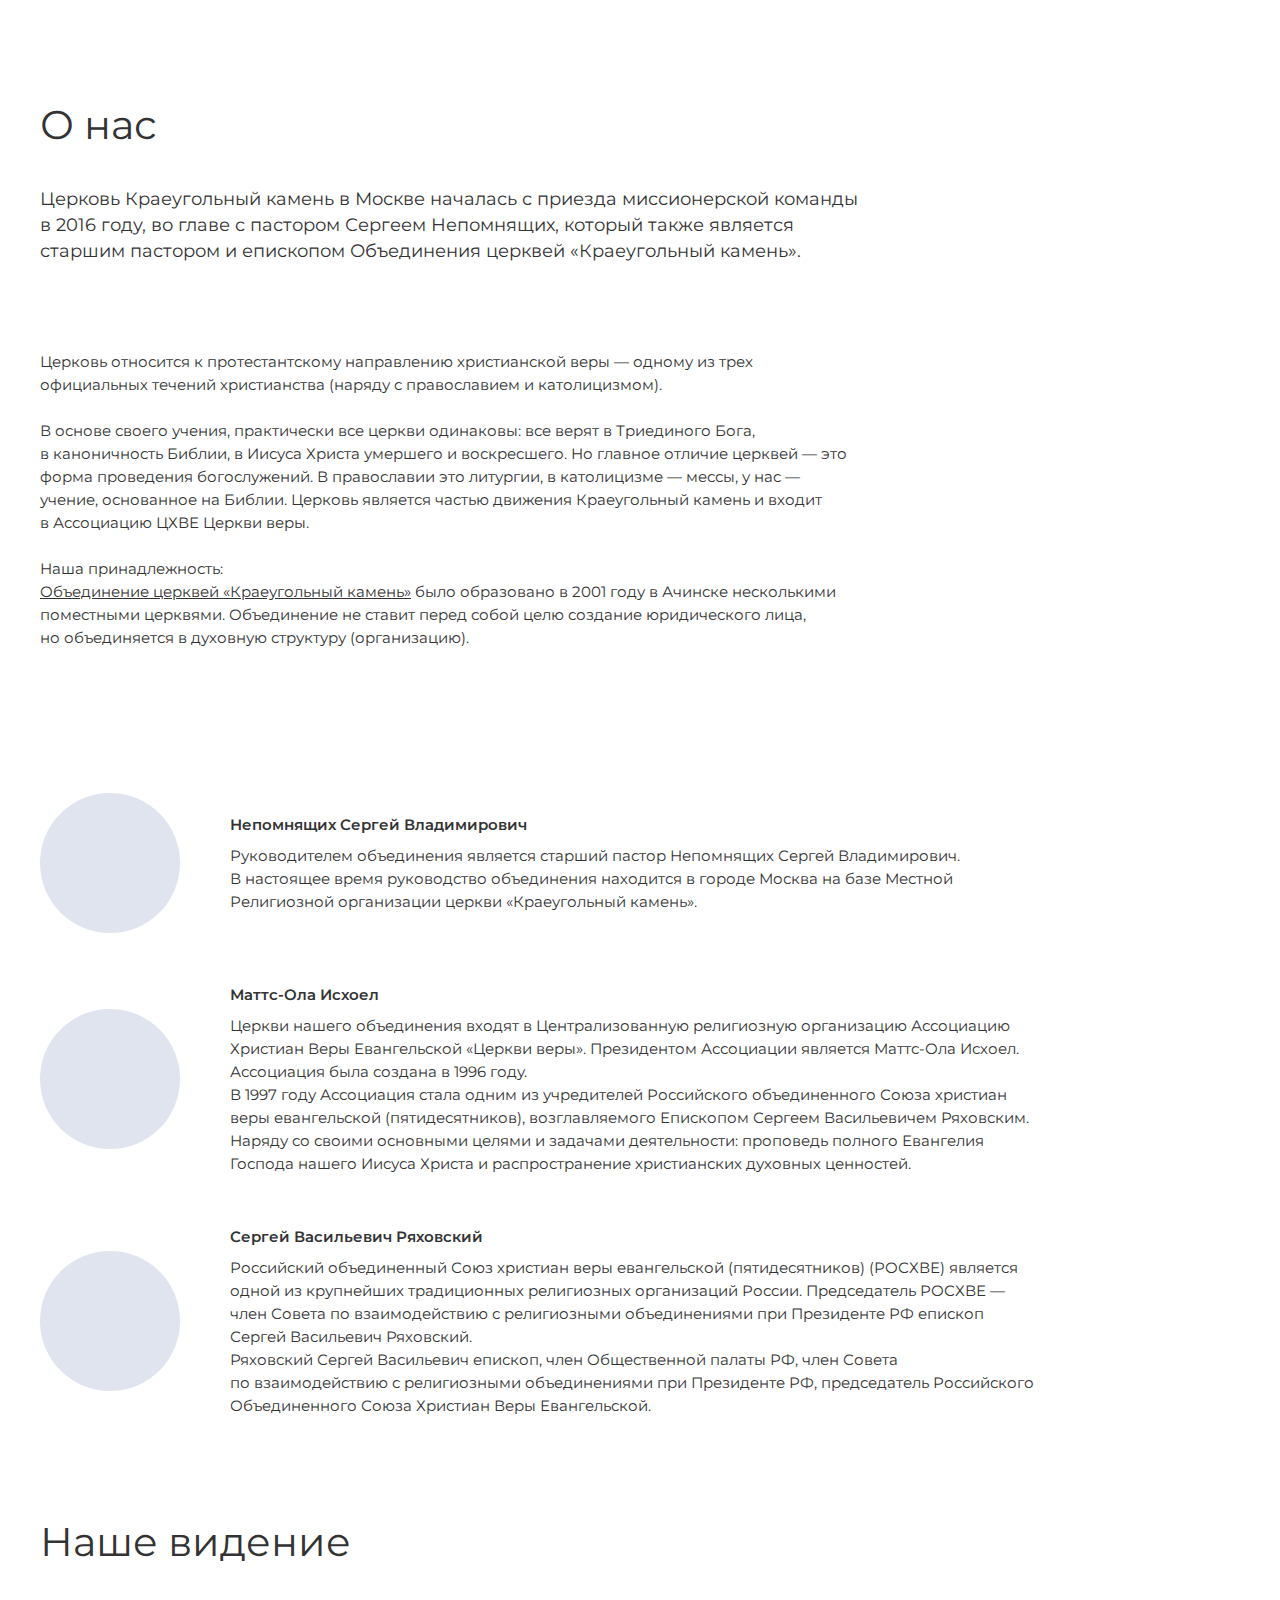
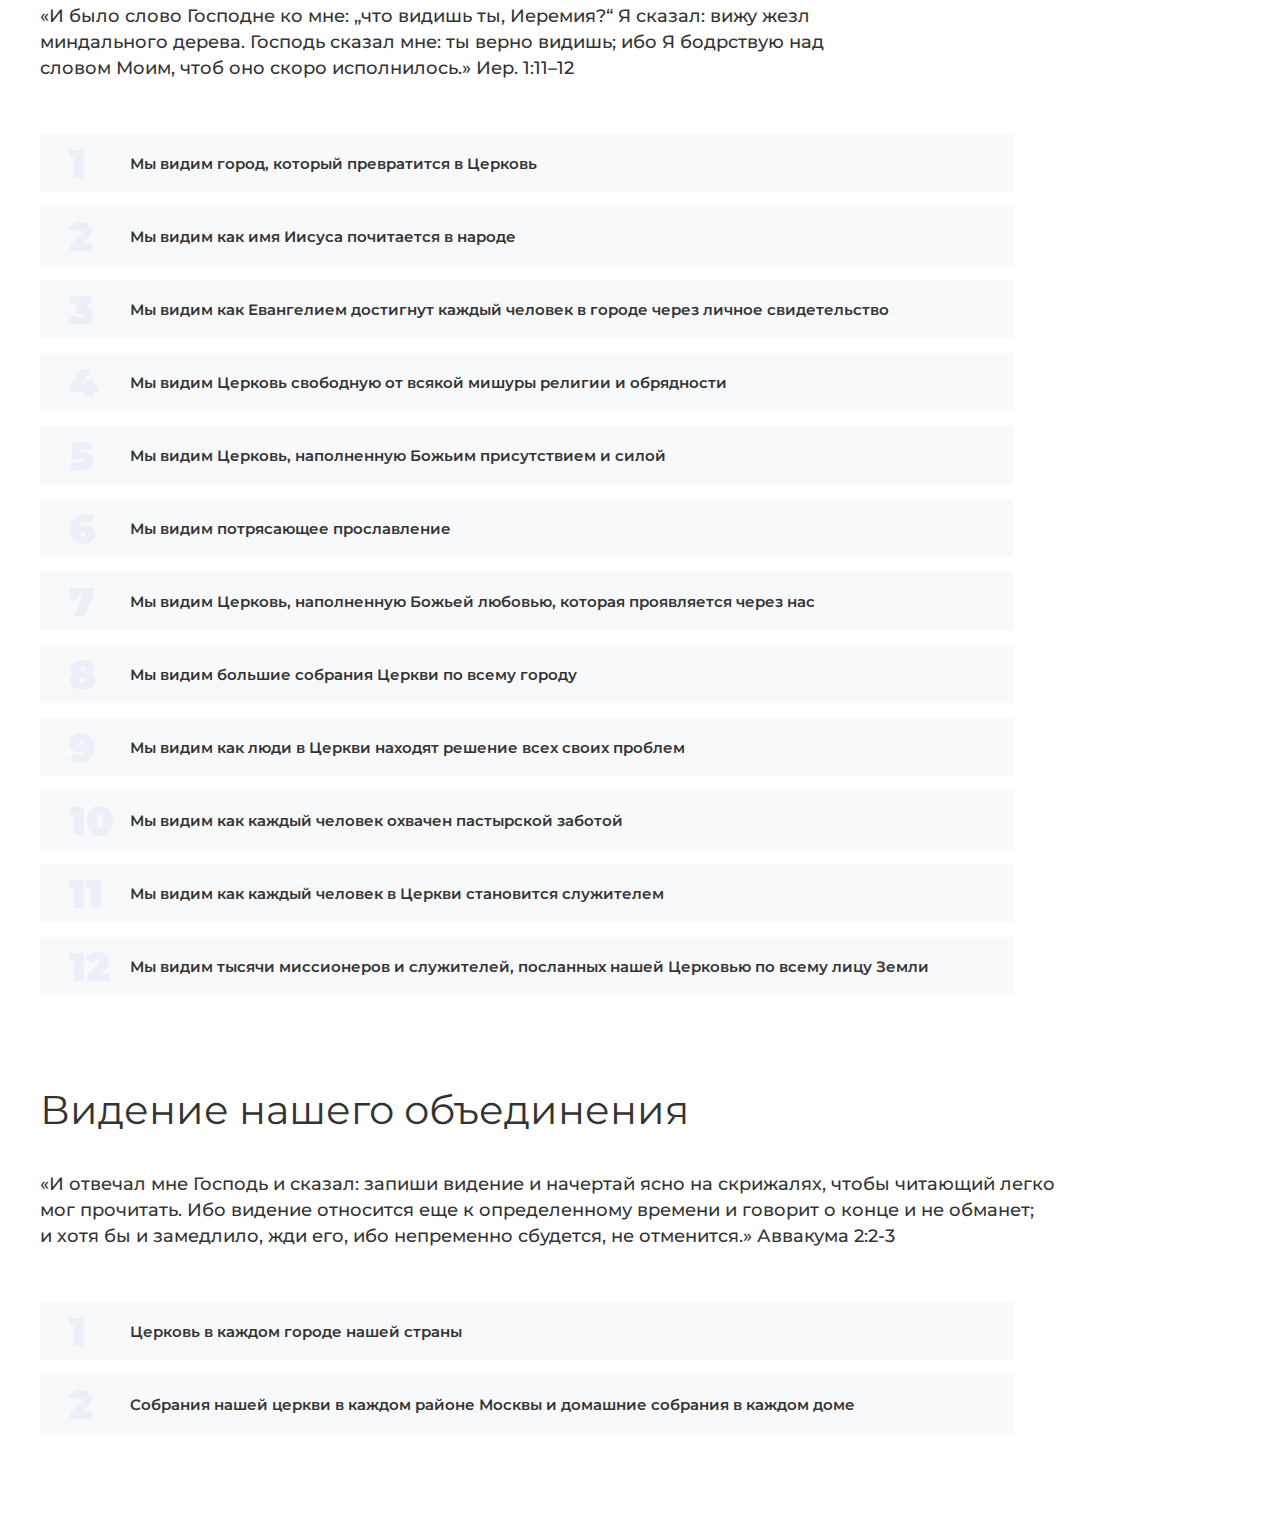
<file: about.html>
<!DOCTYPE html>
<html lang="ru" class="page">

<head>
  <meta charset="UTF-8">
  <meta name="viewport" content="width=device-width, initial-scale=1.0">
  <link rel="shortcut icon" href="favicon.ico" type="image/x-icon">
  <meta http-equiv="X-UA-Compatible" content="ie=edge">
  <meta name="theme-color" content="#111111">
  <title>Сhurch</title>
  <link rel="preload" href="fonts/Montserrat-Light.woff2" as="font" type="font/woff2" crossorigin>
  <link rel="preload" href="fonts/Montserrat-Regular.woff2" as="font" type="font/woff2" crossorigin>
  <link rel="preload" href="fonts/Montserrat-Medium.woff2" as="font" type="font/woff2" crossorigin>
  <link rel="preload" href="fonts/Montserrat-MediumItalic.woff2" as="font" type="font/woff2" crossorigin>
  <link rel="preload" href="fonts/Montserrat-SemiBold.woff2" as="font" type="font/woff2" crossorigin>
  <link rel="preload" href="fonts/Segoe UI Bold.woff2" as="font" type="font/woff2" crossorigin>
  <link rel="preload" href="fonts/Montserrat-Black.woff2" as="font" type="font/woff2" crossorigin>
  <link rel="stylesheet" href="css/vendor.css">
  <link rel="stylesheet" href="css/main.css">
  <script defer src="js/main.js"></script>
</head>

<body class="page__body">
  <div class="site-container">
    <header class="header">
  <div class="container"></div>
</header>

    <main class="main">
      <section class="about">
  <div class="container about__container">
    <div class="about__wrapper-top">
      <h1 class="title about__title">
        О нас
      </h1>
      <p class="about__descr">
        Церковь Краеугольный камень в Москве началась с приезда миссионерской команды в 2016 году, во главе с пастором Сергеем Непомнящих, который также является старшим пастором и епископом Объединения церквей «Краеугольный камень».
      </p>
      <p class="about__text">
        Церковь относится к протестантскому направлению христианской веры — одному из трех официальных течений
        христианства (наряду с православием и католицизмом).
        <br><br>

        В основе своего учения, практически все церкви одинаковы: все верят в Триединого Бога, в каноничность Библии, в
        Иисуса Христа умершего и воскресшего. Но главное отличие церквей — это форма проведения богослужений. В
        православии это литургии, в католицизме — мессы, у нас — учение, основанное на Библии. Церковь является частью
        движения Краеугольный камень и входит в Ассоциацию ЦХВЕ Церкви веры.
        <br><br>
        Наша принадлежность: <br>
        <a class="btn about__link" target="_blank" href="https://kk-church.ru/">Объединение церквей «Краеугольный камень»</a> было образовано в 2001 году в Ачинске несколькими поместными церквями.
        Объединение не ставит перед собой целю создание юридического лица, но объединяется в духовную структуру
        (организацию).
      </p>
    </div>
    <div class="about__wrapper-bot">
      <ul class="list-reset about__list">
        <li class="about__item">
          <div class="about__img"></div>
          <!-- <img src="" loading="lazy" width="140" height="140" alt="photo face"> -->
          <div class="about__right">
            <h2 class="about__subtitle">
              Непомнящих Сергей Владимирович
            </h2>
            <p class="about__info">
              Руководителем объединения является старший пастор Непомнящих Сергей Владимирович. В настоящее время руководство объединения находится в городе Москва на базе Местной Религиозной организации церкви «Краеугольный камень».
            </p>
          </div>
        </li>
        <li class="about__item">
          <div class="about__img"></div>
          <!-- <img src="" loading="lazy" width="140" height="140" alt="photo face"> -->
          <div class="about__right">
            <h2 class="about__subtitle">
              Маттс-Ола Исхоел
            </h2>
            <p class="about__info">
              Церкви нашего объединения входят в Централизованную религиозную организацию Ассоциацию Христиан Веры Евангельской «Церкви веры». Президентом Ассоциации является Маттс-Ола Исхоел. Ассоциация была создана в 1996 году. <br>
              В 1997 году Ассоциация стала одним из учредителей Российского объединенного Союза христиан веры евангельской (пятидесятников), возглавляемого Епископом Сергеем Васильевичем Ряховским. Наряду со своими основными целями и задачами деятельности: проповедь полного Евангелия Господа нашего Иисуса Христа и распространение христианских духовных ценностей.
            </p>
          </div>
        </li>
        <li class="about__item">
          <div class="about__img"></div>
          <!-- <img src="" loading="lazy" width="140" height="140" alt="photo face"> -->
          <div class="about__right">
            <h2 class="about__subtitle">
              Сергей Васильевич Ряховский
            </h2>
            <p class="about__info">
              Российский объединенный Союз христиан веры евангельской (пятидесятников) (РОСХВЕ) является одной из крупнейших традиционных религиозных организаций России. Председатель РОСХВЕ — член Совета по взаимодействию с религиозными объединениями при Президенте РФ епископ Сергей Васильевич Ряховский. <br>
              Ряховский Сергей Васильевич епископ, член Общественной палаты РФ, член Совета по взаимодействию с религиозными объединениями при Президенте РФ, председатель Российского Объединенного Союза Христиан Веры Евангельской.
            </p>
          </div>
        </li>

      </ul>
    </div>
  </div>
</section>

      <section class="vision">
  <div class="container">
    <div class="vision__wrapper">
      <h2 class="title vision__title">
        Наше видение
      </h2>
      <p class="vision__text">
        «И было слово Господне ко мне: „что видишь ты, Иеремия?“ Я сказал: вижу жезл миндального дерева. Господь сказал
        мне: ты верно видишь; ибо Я бодрствую над словом Моим, чтоб оно скоро исполнилось.» Иер. 1:11–12
      </p>
      <ul class="list-reset vision-list flex">
        <li class="vision-list__item">
          Мы видим город, который превратится в Церковь
        </li>
        <li class="vision-list__item">
          Мы видим как имя Иисуса почитается в народе
        </li>
        <li class="vision-list__item">
          Мы видим как Евангелием достигнут каждый человек в городе через личное свидетельство
        </li>
        <li class="vision-list__item">
          Мы видим Церковь свободную от всякой мишуры религии и обрядности
        </li>
        <li class="vision-list__item">
          Мы видим Церковь, наполненную Божьим присутствием и силой
        </li>
        <li class="vision-list__item">
          Мы видим потрясающее прославление
        </li>
        <li class="vision-list__item">
          Мы видим Церковь, наполненную Божьей любовью, которая проявляется через нас
        </li>
        <li class="vision-list__item">
          Мы видим большие собрания Церкви по всему городу
        </li>
        <li class="vision-list__item">
          Мы видим как люди в Церкви находят решение всех своих проблем
        </li>
        <li class="vision-list__item">
          Мы видим как каждый человек охвачен пастырской заботой
        </li>
        <li class="vision-list__item">
          Мы видим как каждый человек в Церкви становится служителем
        </li>
        <li class="vision-list__item">
          Мы видим тысячи миссионеров и служителей, посланных нашей Церковью по всему лицу Земли
        </li>
      </ul>
    </div>
  </div>
</section>

      <section class="tablet">
  <div class="container">
    <h2 class="title tablet__title">
      Видение нашего объединения
    </h2>
    <p class="tablet__text">
      «И отвечал мне Господь и сказал: запиши видение и начертай ясно на скрижалях, чтобы читающий легко мог прочитать. Ибо видение относится еще к определенному времени и говорит о конце и не обманет; и хотя бы и замедлило, жди его, ибо непременно сбудется, не отменится.» Аввакума 2:2-3
    </p>
    <ul class="list-reset vision-list flex">
      <li class="vision-list__item">
        Церковь в каждом городе нашей страны
      </li>
      <li class="vision-list__item">
        Собрания нашей церкви в каждом районе Москвы и домашние собрания в каждом доме
      </li>

    </ul>
  </div>
</section>

    </main>
    <footer class="footer">
  <div class="container"></div>
</footer>

  </div>
</body>
</html>
</file>
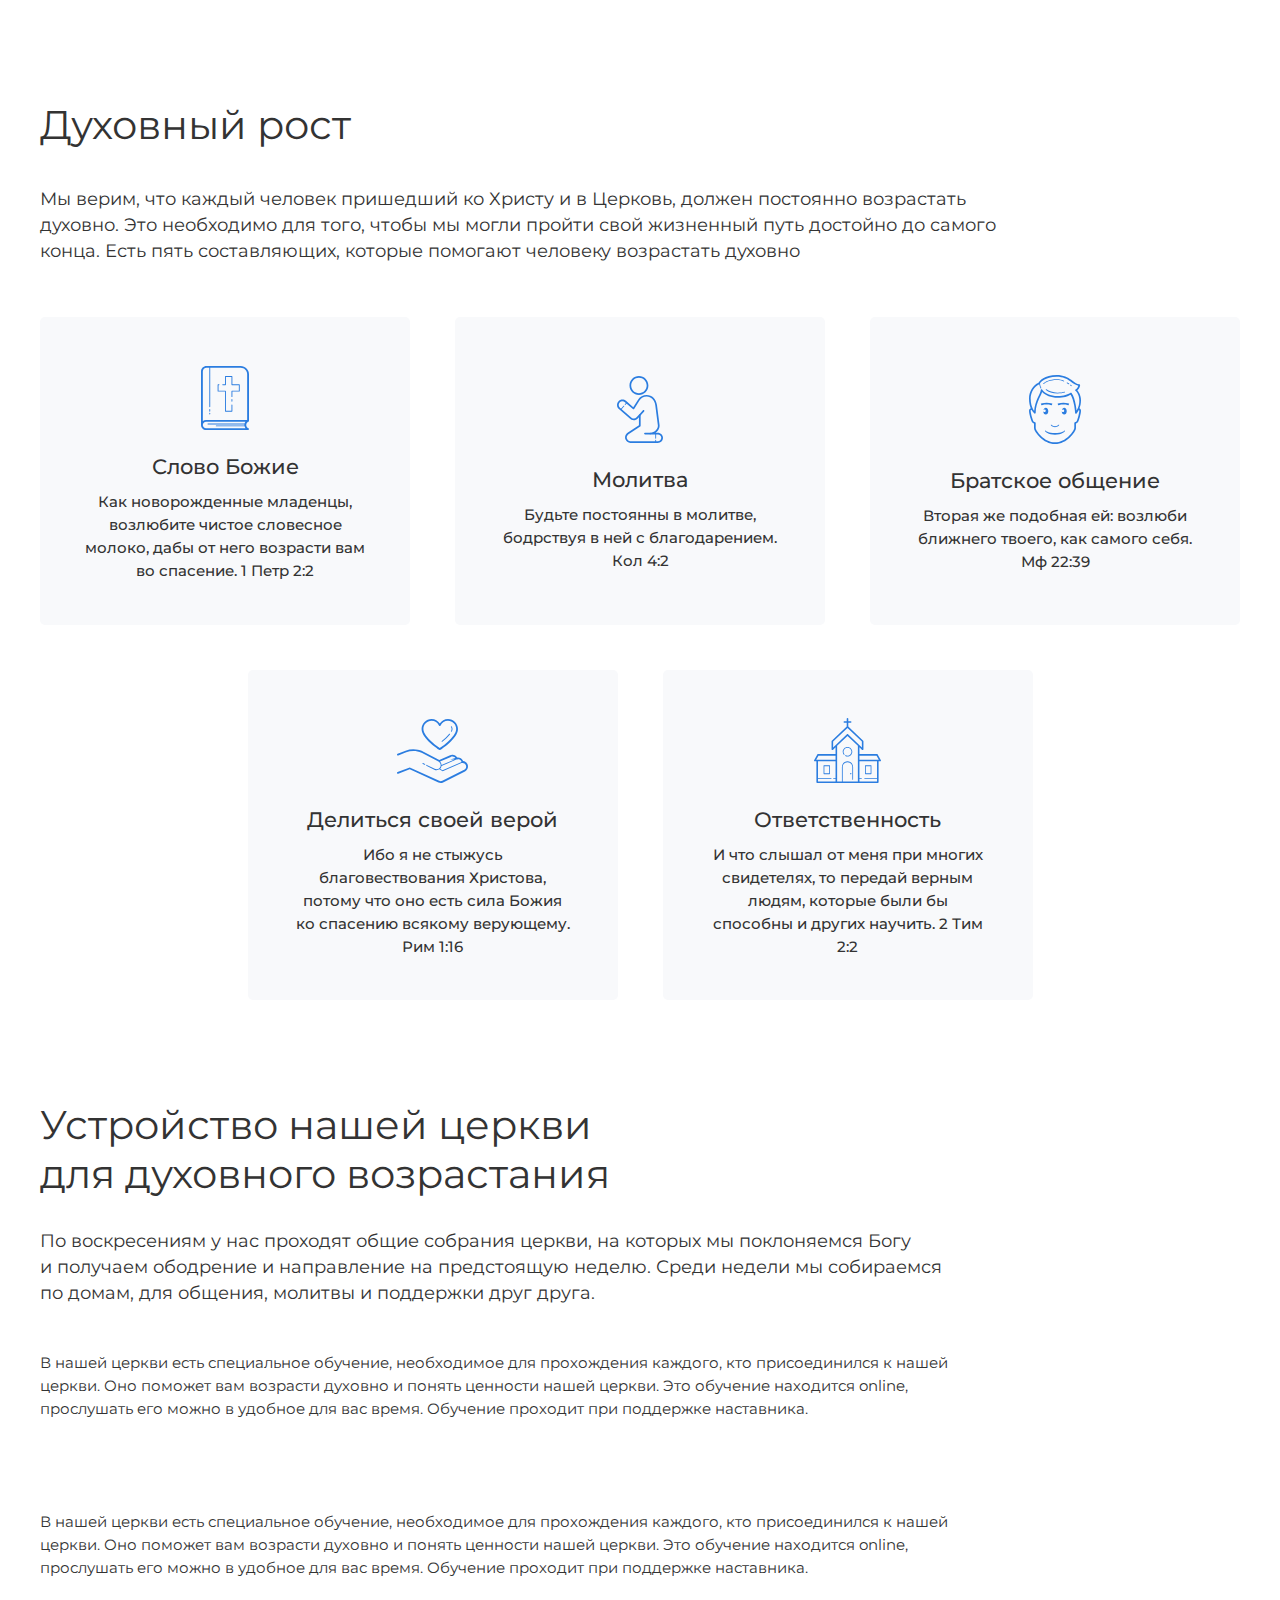
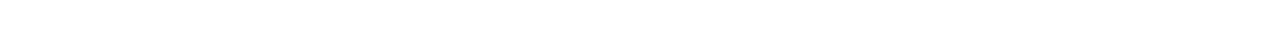
<file: grow.html>
<!DOCTYPE html>
<html lang="ru" class="page">

<head>
  <meta charset="UTF-8">
  <meta name="viewport" content="width=device-width, initial-scale=1.0">
  <link rel="shortcut icon" href="favicon.ico" type="image/x-icon">
  <meta http-equiv="X-UA-Compatible" content="ie=edge">
  <meta name="theme-color" content="#111111">
  <title>Сhurch</title>
  <link rel="preload" href="fonts/Montserrat-Light.woff2" as="font" type="font/woff2" crossorigin>
  <link rel="preload" href="fonts/Montserrat-Regular.woff2" as="font" type="font/woff2" crossorigin>
  <link rel="preload" href="fonts/Montserrat-Medium.woff2" as="font" type="font/woff2" crossorigin>
  <link rel="preload" href="fonts/Montserrat-MediumItalic.woff2" as="font" type="font/woff2" crossorigin>
  <link rel="preload" href="fonts/Montserrat-SemiBold.woff2" as="font" type="font/woff2" crossorigin>
  <link rel="preload" href="fonts/Segoe UI Bold.woff2" as="font" type="font/woff2" crossorigin>
  <link rel="preload" href="fonts/Montserrat-Black.woff2" as="font" type="font/woff2" crossorigin>
  <link rel="stylesheet" href="css/vendor.css">
  <link rel="stylesheet" href="css/main.css">
  <script defer src="js/main.js"></script>
</head>

<body class="page__body">
  <div class="site-container">
    <header class="header">
  <div class="container"></div>
</header>

    <main class="main">
      <section class="grow">
  <div class="container">
    <h2 class="title grow__title">
      Духовный рост
    </h2>
    <p class="grow__text">
      Мы верим, что каждый человек пришедший ко Христу и в Церковь, должен постоянно возрастать духовно. Это необходимо для того, чтобы мы могли пройти свой жизненный путь достойно до самого конца. Есть пять составляющих, которые помогают человеку возрастать духовно
    </p>
    <ul class="list-reset grow-cards">
      <li class="grow-cards__item">
        <img src="img/grow/grow01.svg" alt="icon" class="grow-cards__img">
        <h3 class="grow-cards__title">
          Слово Божие
        </h3>
        <p class="grow-cards__descr">
          Как новорожденные младенцы, возлюбите чистое словесное молоко, дабы от него возрасти вам во спасение. 1 Петр 2:2
        </p>
      </li>
      <li class="grow-cards__item">
        <img src="img/grow/grow02.svg" alt="icon" class="grow-cards__img">
        <h3 class="grow-cards__title">
          Молитва
        </h3>
        <p class="grow-cards__descr">
          Будьте постоянны в молитве, бодрствуя в ней с благодарением. Кол 4:2
        </p>
      </li>
      <li class="grow-cards__item">
        <img src="img/grow/grow03.svg" alt="icon" class="grow-cards__img">
        <h3 class="grow-cards__title">
          Братское общение
        </h3>
        <p class="grow-cards__descr">
          Вторая же подобная ей: возлюби ближнего твоего, как самого себя. Мф 22:39
        </p>
      </li>
      <li class="grow-cards__item">
        <img src="img/grow/grow04.svg" alt="icon" class="grow-cards__img">
        <h3 class="grow-cards__title">
          Делиться своей верой
        </h3>
        <p class="grow-cards__descr">
          Ибо я не стыжусь благовествования Христова, потому что оно есть сила Божия ко спасению всякому верующему. Рим 1:16
        </p>
      </li>
      <li class="grow-cards__item">
        <img src="img/grow/grow05.svg" alt="icon" class="grow-cards__img">
        <h3 class="grow-cards__title">
          Ответственность
        </h3>
        <p class="grow-cards__descr">
          И что слышал от меня при многих свидетелях, то передай верным людям, которые были бы способны и других научить. 2 Тим 2:2
        </p>
      </li>
    </ul>
  </div>
</section>

      <section class="device">
  <div class="container">
    <div class="device__wrapper">
      <h2 class="title device__title">
        Устройство нашей церкви для духовного возрастания
      </h2>
      <p class="device__text">
        По воскресениям у нас проходят общие собрания церкви, на которых мы поклоняемся Богу и получаем ободрение и
        направление на предстоящую неделю. Среди недели мы собираемся по домам, для общения, молитвы и поддержки друг
        друга.
      </p>
      <div class="device__info">
        <p class="device__descr">
          В нашей церкви есть специальное обучение, необходимое для прохождения каждого, кто присоединился к нашей
          церкви.
          Оно поможет вам возрасти духовно и понять ценности нашей церкви. Это обучение находится online, прослушать его
          можно в удобное для вас время.
          Обучение проходит при поддержке наставника.
        </p>
        <p class="device__descr">
          В нашей церкви есть специальное обучение, необходимое для прохождения каждого, кто присоединился к нашей
          церкви.
          Оно поможет вам возрасти духовно и понять ценности нашей церкви. Это обучение находится online, прослушать его
          можно в удобное для вас время.
          Обучение проходит при поддержке наставника.
        </p>
      </div>

    </div>
  </div>
</section>

    </main>
    <footer class="footer">
  <div class="container"></div>
</footer>

  </div>
</body>
</html>
</file>
<file: css/main.css>
:root {
  --font-family: "Open Sans", sans-serif;
  --content-width: 1200px;
  --container-offset: 15px;
  --offset: 20px ;
  --container-width: calc(var(--content-width) + (var(--container-offset) * 2));
  --big-size: 40px;
  --middle-size: 18px;
  --small-size: 15px;
  --light-color: #fff;
  --black-color: #333;
  --main-color: #2B7DE0;
  --second-color: #82858D;
  --back-color:rgb(248, 249, 251) ;
}

/* stylelint-disable */
/* stylelint-disable */
/* stylelint-disable */
.custom-checkbox__field:checked + .custom-checkbox__content::after {
  opacity: 1;
}

.custom-checkbox__field:focus + .custom-checkbox__content::before {
  outline: 2px solid #f00;
  outline-offset: 2px;
}

.custom-checkbox__field:disabled + .custom-checkbox__content {
  opacity: 0.4;
  pointer-events: none;
}

/* stylelint-disable */
/* stylelint-disable */
/* stylelint-disable value-keyword-case */
@font-face {
  font-family: "Montserrat";
  src: url("../fonts/../fonts/Montserrat-Light.woff2") format("woff2");
  font-weight: 300;
  font-display: swap;
  font-style: normal;
}
@font-face {
  font-family: "Montserrat";
  src: url("../fonts/../fonts/Montserrat-Regular.woff2") format("woff2");
  font-weight: 400;
  font-display: swap;
  font-style: normal;
}
@font-face {
  font-family: "Montserrat";
  src: url("../fonts/../fonts/Montserrat-Medium.woff2") format("woff2");
  font-weight: 500;
  font-display: swap;
  font-style: normal;
}
@font-face {
  font-family: "Montserrat";
  src: url("../fonts/../fonts/Montserrat-MediumItalic.woff2") format("woff2");
  font-weight: 500;
  font-display: swap;
  font-style: italic;
}
@font-face {
  font-family: "Montserrat";
  src: url("../fonts/../fonts/Montserrat-SemiBold.woff2") format("woff2");
  font-weight: 600;
  font-display: swap;
  font-style: normal;
}
@font-face {
  font-family: "Segoe";
  src: url("../fonts/../fonts/Segoe UI Bold.woff2") format("woff2");
  font-weight: 700;
  font-display: swap;
  font-style: normal;
}
@font-face {
  font-family: "Montserrat";
  src: url("../fonts/../fonts/Montserrat-Black.woff2") format("woff2");
  font-weight: 900;
  font-display: swap;
  font-style: normal;
}
html {
  -webkit-box-sizing: border-box;
  box-sizing: border-box;
}

*,
*::before,
*::after {
  -webkit-box-sizing: inherit;
  box-sizing: inherit;
}

.page {
  height: 100%;
  font-family: var(--font-family, sans-serif);
  -webkit-text-size-adjust: 100%;
}

.page__body {
  margin: 0;
  min-width: 320px;
  min-height: 100%;
  font-size: 16px;
}

img {
  height: auto;
  max-width: 100%;
  -o-object-fit: cover;
  object-fit: cover;
}

a {
  text-decoration: none;
}

.site-container {
  overflow: hidden;
}

.is-hidden {
  display: none !important; /* stylelint-disable-line declaration-no-important */
}

.btn-reset {
  border: none;
  padding: 0;
  background-color: transparent;
  cursor: pointer;
}

.list-reset {
  list-style: none;
  margin: 0;
  padding: 0;
}

.input-reset {
  -webkit-appearance: none;
  -moz-appearance: none;
  appearance: none;
  border: none;
  border-radius: 0;
  background-color: #fff;
}
.input-reset::-webkit-search-decoration, .input-reset::-webkit-search-cancel-button, .input-reset::-webkit-search-results-button, .input-reset::-webkit-search-results-decoration {
  display: none;
}

.visually-hidden {
  position: absolute;
  overflow: hidden;
  margin: -1px;
  border: 0;
  padding: 0;
  width: 1px;
  height: 1px;
  clip: rect(0 0 0 0);
}

.container {
  margin: 0 auto;
  padding: 0 var(--container-offset);
  max-width: var(--container-width);
}

.js-focus-visible :focus:not(.focus-visible) {
  outline: none;
}

.centered {
  text-align: center;
}

.dis-scroll {
  position: fixed;
  left: 0;
  top: 0;
  overflow: hidden;
  width: 100%;
  height: 100vh;
  -ms-scroll-chaining: none;
  overscroll-behavior: none;
}

.page--ios .dis-scroll {
  position: relative;
}

.flex {
  display: -webkit-box;
  display: -ms-flexbox;
  display: flex;
}

.grid {
  display: -ms-grid;
  display: grid;
  -ms-grid-columns: (1fr)[12];
  grid-template-columns: repeat(12, 1fr);
  -webkit-column-gap: var(--offset);
  -moz-column-gap: var(--offset);
  column-gap: var(--offset);
}

.title {
  margin: 0;
  margin-bottom: 37px;
  color: var(--black-color);
  font-family: Montserrat;
  font-size: var(--big-size);
  font-weight: 400;
  line-height: 49px;
}
@media (max-width: 768px) {
  .title {
    font-size: 30px;
    line-height: 35px;
    margin-bottom: 20px;
  }
}
@media (max-width: 576px) {
  .title {
    font-size: 25px;
  }
}

.btn {
  display: -webkit-inline-box;
  display: -ms-inline-flexbox;
  display: inline-flex;
  padding: 16px 51px;
  border: 1px solid var(--main-color);
  -webkit-transition: color 0.3s ease-in-out, background-color 0.3s ease-in-out;
  transition: color 0.3s ease-in-out, background-color 0.3s ease-in-out;
}
.btn:focus {
  outline: none;
}
@media (any-hover: hover) {
  .btn:hover {
    color: var(--light-color);
    background-color: var(--main-color);
  }
}
.btn:active {
  color: var(--light-color);
  background-color: var(--black-color);
}

.btn.focus-visible {
  outline: 1px solid var(--black-color);
}

.welcome {
  position: relative;
  padding-top: 90px;
  padding-bottom: 160px;
  min-height: 580px;
  background: url("../img/background.jpg") center center/cover no-repeat;
}
@media (max-width: 1200px) {
  .welcome {
    min-height: 300px;
    padding-bottom: 100px;
  }
}
@media (max-width: 768px) {
  .welcome {
    padding-top: 90px;
    padding-bottom: 80px;
    min-height: 400px;
  }
}
@media (max-width: 576px) {
  .welcome {
    padding-top: 40px;
    margin-bottom: 40px;
  }
}
@media (max-width: 576px) {
  .welcome__container {
    display: -webkit-box;
    display: -ms-flexbox;
    display: flex;
    -webkit-box-pack: center;
    -ms-flex-pack: center;
    justify-content: center;
    -webkit-box-align: center;
    -ms-flex-align: center;
    align-items: center;
  }
}
.welcome__wrapper {
  width: 765px;
}
@media (max-width: 768px) {
  .welcome__wrapper {
    width: 550px;
  }
}
@media (max-width: 576px) {
  .welcome__wrapper {
    text-align: center;
    width: 320px;
  }
}
@media (max-width: 576px) {
  .welcome__title {
    text-align: center;
  }
}
.welcome__descr {
  margin: 0;
  margin-bottom: 50px;
  padding-right: 165px;
  color: var(--black-color);
  font-family: Montserrat;
  font-size: var(--small-size);
  font-weight: 400;
  line-height: 23px;
}
@media (max-width: 768px) {
  .welcome__descr {
    margin-bottom: 30px;
    padding-right: 0;
  }
}
@media (max-width: 576px) {
  .welcome__descr {
    padding-right: 0px;
  }
}
.welcome__items {
  width: 500px;
  display: -webkit-box;
  display: -ms-flexbox;
  display: flex;
  -webkit-box-align: center;
  -ms-flex-align: center;
  align-items: center;
  -webkit-box-pack: justify;
  -ms-flex-pack: justify;
  justify-content: space-between;
  -ms-flex-wrap: wrap;
  flex-wrap: wrap;
  row-gap: 20px;
}
@media (max-width: 576px) {
  .welcome__items {
    -webkit-box-pack: center;
    -ms-flex-pack: center;
    justify-content: center;
    -webkit-box-align: center;
    -ms-flex-align: center;
    align-items: center;
    width: 320px;
    row-gap: 20px;
  }
}
.welcome__btn {
  color: var(--main-color);
  text-align: center;
  font-family: Montserrat;
  font-size: 12px;
  font-style: normal;
  font-weight: 500;
  line-height: normal;
  letter-spacing: 0.12px;
}
.welcome__link {
  min-width: 240px;
  display: -webkit-box;
  display: -ms-flexbox;
  display: flex;
  -webkit-box-align: center;
  -ms-flex-align: center;
  align-items: center;
  -webkit-box-pack: center;
  -ms-flex-pack: center;
  justify-content: center;
  text-transform: uppercase;
  color: var(--main-color);
  text-align: center;
  font-family: Montserrat;
  font-size: 12px;
  font-style: normal;
  font-weight: 500;
  line-height: normal;
  letter-spacing: 0.12px;
}
@media (max-width: 576px) {
  .welcome__link {
    width: 235px;
  }
}
.welcome__bottom {
  position: absolute;
  width: 1200px;
  height: 140px;
  bottom: -70px;
  left: 50%;
  -webkit-transform: translateX(-50%);
  -ms-transform: translateX(-50%);
  transform: translateX(-50%);
  background-color: var(--light-color);
  border-radius: 5px;
  -webkit-box-shadow: 8px 7px 15px 0px rgba(0, 0, 0, 0.05);
  box-shadow: 8px 7px 15px 0px rgba(0, 0, 0, 0.05);
}
@media (max-width: 1200px) {
  .welcome__bottom {
    display: none;
  }
}
.welcome__list {
  display: -webkit-box;
  display: -ms-flexbox;
  display: flex;
  -webkit-box-pack: justify;
  -ms-flex-pack: justify;
  justify-content: space-between;
  -webkit-box-align: center;
  -ms-flex-align: center;
  align-items: center;
  padding: 40px 40px;
}
@media (max-width: 1200px) {
  .welcome__list {
    -ms-flex-wrap: wrap;
    flex-wrap: wrap;
    -webkit-box-pack: start;
    -ms-flex-pack: start;
    justify-content: flex-start;
  }
}
.welcome__item {
  padding-right: 140px;
  width: 360px;
  min-height: 74px;
  border-right: 1px solid #E9EAEC;
}
.welcome__item:last-child {
  border: none;
}
@media (max-width: 1200px) {
  .welcome__item {
    border: none;
  }
}
.welcome__subtitle {
  position: relative;
  margin: 0;
  color: var(--, #333);
  font-family: Montserrat;
  font-size: var(--small-size);
  font-style: normal;
  font-weight: 500;
  line-height: 26px;
}
.welcome__subtitle::after {
  content: "";
  position: absolute;
  top: 50%;
  -webkit-transform: translateY(-50%);
  -ms-transform: translateY(-50%);
  transform: translateY(-50%);
  right: -100px;
  width: 67px;
  height: 67px;
  border-radius: 100%;
  -ms-flex-negative: 0;
  flex-shrink: 0;
  background: #DFE4EF;
}

.base {
  padding-top: 170px;
  min-height: 600px;
}
@media (max-width: 1200px) {
  .base {
    padding-top: 100px;
  }
}
@media (max-width: 768px) {
  .base {
    padding-top: 50px;
  }
}
@media (max-width: 576px) {
  .base {
    padding-top: 0px;
  }
}
.base__title {
  text-align: left;
}
@media (max-width: 1200px) {
  .base__title {
    text-align: center;
  }
}
.base__descr {
  margin: 0;
  margin-bottom: 50px;
  color: var(--black-color);
  font-family: Montserrat;
  font-size: 18px;
  font-weight: 400;
  line-height: 26px;
  text-align: left;
}
@media (max-width: 1200px) {
  .base__descr {
    text-align: center;
  }
}
.base__wrapper {
  display: -webkit-box;
  display: -ms-flexbox;
  display: flex;
  -webkit-box-pack: start;
  -ms-flex-pack: start;
  justify-content: flex-start;
  -ms-flex-wrap: wrap;
  flex-wrap: wrap;
  row-gap: 30px;
  -webkit-column-gap: 30px;
  -moz-column-gap: 30px;
  column-gap: 30px;
}
@media (max-width: 1200px) {
  .base__wrapper {
    -webkit-box-pack: center;
    -ms-flex-pack: center;
    justify-content: center;
  }
}

.base-card {
  position: relative;
  padding: 45px 59px 53px 55px;
  width: 571px;
  min-height: 414px;
  background-color: rgb(248, 249, 251);
}
@media (max-width: 1200px) {
  .base-card {
    width: 450px;
  }
}
@media (max-width: 1024px) {
  .base-card {
    width: 350px;
    padding: 20px 20px 20px 20px;
  }
}
@media (max-width: 576px) {
  .base-card {
    padding: 10px 10px;
  }
}
.base-card__title {
  margin: 0;
  margin-bottom: 16px;
  color: var(--black-color);
  font-family: Montserrat;
  font-size: 21px;
  font-weight: 500;
  line-height: 23px;
  letter-spacing: 1%;
  text-align: left;
}
@media (max-width: 1200px) {
  .base-card__title {
    text-align: center;
  }
}
.base-card__descr {
  margin: 0;
  margin-bottom: 36px;
  color: rgb(130, 133, 141);
  font-family: Montserrat;
  font-size: var(--small-size);
  font-weight: 400;
  line-height: 23px;
  text-align: left;
}
@media (max-width: 1200px) {
  .base-card__descr {
    text-align: center;
  }
}
.base-card__schedule {
  position: relative;
  color: var(--black-color);
  font-family: Montserrat;
  font-size: var(--small-size);
  font-weight: 500;
  line-height: 23px;
  text-align: left;
}
.base-card__schedule::before {
  position: absolute;
  content: "";
  top: 50%;
  -webkit-transform: translateY(-50%);
  -ms-transform: translateY(-50%);
  transform: translateY(-50%);
  left: -49px;
  width: 34px;
  height: 34px;
}
.base-card__schedule-1::before {
  background-image: url("../img/base/base-1.png");
}
.base-card__schedule-2::before {
  background-image: url("../img/base/base-2.png");
}
.base-card__churt {
  margin-bottom: 46px;
  padding-left: 50px;
  display: -webkit-box;
  display: -ms-flexbox;
  display: flex;
  -webkit-box-orient: vertical;
  -webkit-box-direction: normal;
  -ms-flex-direction: column;
  flex-direction: column;
  height: 88px;
  row-gap: 33px;
}
@media (max-width: 576px) {
  .base-card__churt {
    height: 180px;
  }
}
.base-card__item {
  margin-bottom: 43px;
  display: -webkit-box;
  display: -ms-flexbox;
  display: flex;
  height: 85px;
  width: 310px;
  -webkit-box-align: center;
  -ms-flex-align: center;
  align-items: center;
  -webkit-box-pack: justify;
  -ms-flex-pack: justify;
  justify-content: space-between;
}
.base-card__round {
  width: 85px;
  height: 85px;
  border-radius: 100%;
  background: rgb(223, 228, 239);
}
.base-card__img {
  width: 100%;
  border-radius: 100%;
  height: 100%;
  -o-object-fit: cover;
  object-fit: cover;
}
.base-card__name {
  color: var(--black-color);
  font-family: Montserrat;
  font-size: var(--small-size);
  font-weight: 500;
  line-height: 23px;
  text-align: left;
}
.base-card__post {
  color: var(--black-color);
  font-family: Montserrat;
  font-size: var(--small-size);
  font-weight: 300;
  line-height: 23px;
  text-align: left;
}
.base-card__link {
  position: absolute;
  display: -webkit-box;
  display: -ms-flexbox;
  display: flex;
  -webkit-box-pack: center;
  -ms-flex-pack: center;
  justify-content: center;
  -webkit-box-align: center;
  -ms-flex-align: center;
  align-items: center;
  bottom: 20px;
  left: 53px;
  padding: 16px 25px;
  width: 338px;
  height: 47px;
  color: rgb(43, 125, 224);
  font-family: Montserrat;
  font-size: 12px;
  font-weight: 500;
  line-height: 15px;
  text-align: center;
}
@media (max-width: 1024px) {
  .base-card__link {
    width: 275px;
    left: 50%;
    -webkit-transform: translateX(-50%);
    -ms-transform: translateX(-50%);
    transform: translateX(-50%);
  }
}
@media (max-width: 576px) {
  .base-card__link {
    width: 300px;
    left: 50%;
    -webkit-transform: translateX(-50%);
    -ms-transform: translateX(-50%);
    transform: translateX(-50%);
    bottom: 40px;
  }
}

.help {
  padding-top: 90px;
  padding-bottom: 90px;
}
@media (max-width: 576px) {
  .help {
    padding-top: 40px;
    padding-bottom: 40px;
  }
}
.help__container {
  -webkit-box-pack: justify;
  -ms-flex-pack: justify;
  justify-content: space-between;
  -webkit-box-align: start;
  -ms-flex-align: start;
  align-items: flex-start;
  -webkit-column-gap: 117px;
  -moz-column-gap: 117px;
  column-gap: 117px;
}
@media (max-width: 1024px) {
  .help__container {
    -webkit-box-orient: vertical;
    -webkit-box-direction: normal;
    -ms-flex-direction: column;
    flex-direction: column;
  }
}
.help__right {
  margin: 0 auto;
}
@media (max-width: 1024px) {
  .help__right {
    margin-top: 40px;
  }
}
@media (max-width: 576px) {
  .help__right {
    display: -webkit-box;
    display: -ms-flexbox;
    display: flex;
    -webkit-box-pack: center;
    -ms-flex-pack: center;
    justify-content: center;
    -webkit-box-align: center;
    -ms-flex-align: center;
    align-items: center;
    -webkit-box-orient: vertical;
    -webkit-box-direction: normal;
    -ms-flex-direction: column;
    flex-direction: column;
  }
}
.help__title {
  text-align: left;
}
@media (max-width: 576px) {
  .help__title {
    text-align: center;
  }
}
.help__subtitle {
  margin: 0;
  margin-bottom: 47px;
  color: rgb(51, 51, 51);
  font-family: Montserrat;
  font-size: var(--middle-size);
  font-weight: 400;
  line-height: 26px;
  text-align: left;
}
@media (max-width: 768px) {
  .help__subtitle br {
    display: none;
  }
}
@media (max-width: 576px) {
  .help__subtitle {
    margin-bottom: 100px;
    text-align: center;
  }
  .help__subtitle br {
    display: none;
  }
}
.help__list {
  display: -webkit-box;
  display: -ms-flexbox;
  display: flex;
  -webkit-box-orient: vertical;
  -webkit-box-direction: normal;
  -ms-flex-direction: column;
  flex-direction: column;
  padding-left: 98px;
  row-gap: 36px;
}
@media (max-width: 576px) {
  .help__list {
    padding-left: 0;
    row-gap: 100px;
  }
}
.help__item {
  position: relative;
}
.help__item-1::before {
  content: "";
  position: absolute;
  top: 50%;
  -webkit-transform: translateY(-50%);
  -ms-transform: translateY(-50%);
  transform: translateY(-50%);
  left: -92px;
  width: 65px;
  height: 62.49px;
  background-image: url("../img/help/help_1.png");
  background-repeat: no-repeat;
}
@media (max-width: 576px) {
  .help__item-1::before {
    left: 50%;
    -webkit-transform: translateX(-50%);
    -ms-transform: translateX(-50%);
    transform: translateX(-50%);
    top: -80px;
  }
}
.help__item-2::before {
  content: "";
  position: absolute;
  top: 50%;
  -webkit-transform: translateY(-50%);
  -ms-transform: translateY(-50%);
  transform: translateY(-50%);
  left: -98px;
  width: 65px;
  height: 68.49px;
  background-image: url("../img/help/help_2.png");
  background-repeat: no-repeat;
}
@media (max-width: 576px) {
  .help__item-2::before {
    left: 50%;
    -webkit-transform: translateX(-50%);
    -ms-transform: translateX(-50%);
    transform: translateX(-50%);
    top: -80px;
  }
}
.help__item-3::before {
  content: "";
  position: absolute;
  top: 50%;
  -webkit-transform: translateY(-50%);
  -ms-transform: translateY(-50%);
  transform: translateY(-50%);
  left: -89px;
  width: 65px;
  height: 62.49px;
  background-image: url("../img/help/help_3.png");
  background-repeat: no-repeat;
}
@media (max-width: 576px) {
  .help__item-3::before {
    left: 50%;
    -webkit-transform: translateX(-50%);
    -ms-transform: translateX(-50%);
    transform: translateX(-50%);
    top: -80px;
  }
}
.help__advantages {
  margin: 0;
  margin-bottom: 7px;
  color: var(--black-color);
  font-family: Montserrat;
  font-size: var(--small-size);
  font-weight: 600;
  line-height: 23px;
  text-align: left;
}
@media (max-width: 576px) {
  .help__advantages {
    text-align: center;
  }
}
.help__descr {
  margin: 0;
  color: var(--black-color);
  font-family: Montserrat;
  font-size: var(--small-size);
  font-weight: 400;
  line-height: 23px;
  text-align: left;
}
@media (max-width: 576px) {
  .help__descr {
    text-align: center;
  }
}
.help__img {
  border-radius: 20px;
  width: 400px;
  height: 500px;
}
@media (max-width: 576px) {
  .help__img {
    width: 300px;
    height: 400px;
  }
}
.help__link {
  display: -webkit-box;
  display: -ms-flexbox;
  display: flex;
  -webkit-box-align: center;
  -ms-flex-align: center;
  align-items: center;
  -webkit-box-pack: center;
  -ms-flex-pack: center;
  justify-content: center;
  margin-top: 40px;
  width: 399px;
  height: 73px;
  color: rgb(43, 125, 224);
  font-family: Montserrat;
  font-size: 14px;
  font-weight: 500;
  line-height: 17px;
  letter-spacing: 5%;
  text-align: center;
}
@media (max-width: 576px) {
  .help__link {
    width: 300px;
  }
}

.need {
  margin-bottom: 140px;
}
@media (max-width: 576px) {
  .need {
    margin-bottom: 40px;
  }
}
.need__container {
  padding-top: 51px;
  padding-bottom: 61px;
  -webkit-box-orient: vertical;
  -webkit-box-direction: normal;
  -ms-flex-direction: column;
  flex-direction: column;
  -webkit-box-align: center;
  -ms-flex-align: center;
  align-items: center;
  min-height: 478px;
  border: 2px solid rgb(223, 228, 239);
  border-radius: 5px;
}
.need__wrapper {
  -webkit-box-orient: vertical;
  -webkit-box-direction: normal;
  -ms-flex-direction: column;
  flex-direction: column;
  width: 723px;
}
@media (max-width: 768px) {
  .need__wrapper {
    width: 80%;
  }
}
@media (max-width: 576px) {
  .need__wrapper {
    width: 100%;
  }
}
.need__title {
  text-align: center;
  margin: 0;
  margin-bottom: 22px;
}
@media (max-width: 768px) {
  .need__title {
    margin-bottom: 10px;
    font-size: 30px;
  }
}
@media (max-width: 576px) {
  .need__title {
    font-size: 25px;
  }
}
.need__descr {
  margin: 0;
  margin-bottom: 36px;
  color: var(--black-color);
  font-family: Montserrat;
  font-size: var(--middle-size);
  font-weight: 400;
  line-height: 26px;
  text-align: center;
}
.need__btn {
  display: -webkit-box;
  display: -ms-flexbox;
  display: flex;
  -webkit-box-pack: center;
  -ms-flex-pack: center;
  justify-content: center;
  -webkit-box-align: center;
  -ms-flex-align: center;
  align-items: center;
  text-transform: uppercase;
  background-color: var(--main-color);
  color: var(--light-color);
  font-family: Montserrat;
  font-size: var(--small-size);
  font-weight: 500;
  line-height: 15px;
  letter-spacing: 1%;
  text-align: center;
  cursor: pointer;
}
.need__btn:focus {
  outline: none;
}
@media (any-hover: hover) {
  .need__btn:hover {
    color: var(--main-color);
    background-color: var(--black-color);
  }
}
.need__btn:active {
  color: var(--light-color);
  background-color: var(--black-color);
}
.need .need__btn.focus-visible {
  outline: 1px solid var(--black-color);
}
.need__form {
  color: rgb(160, 166, 178);
  font-family: Montserrat;
  font-size: var(--small-size);
  font-weight: 400;
  line-height: 23px;
  text-align: left;
  display: -webkit-box;
  display: -ms-flexbox;
  display: flex;
  gap: 20px;
  height: 181px;
}
@media (max-width: 768px) {
  .need__form {
    -webkit-box-orient: vertical;
    -webkit-box-direction: normal;
    -ms-flex-direction: column;
    flex-direction: column;
    -webkit-box-pack: center;
    -ms-flex-pack: center;
    justify-content: center;
    min-height: 400px;
  }
}
.need__left {
  display: -webkit-box;
  display: -ms-flexbox;
  display: flex;
  width: 478px;
  height: 181px;
}
@media (max-width: 768px) {
  .need__left {
    width: 100%;
  }
}
.need__textarea {
  background-color: rgb(239, 241, 245);
  resize: none;
  width: 100%;
  height: 100%;
  padding: 17px 24px;
  border: none;
}
.need__right {
  display: -webkit-box;
  display: -ms-flexbox;
  display: flex;
  -webkit-box-pack: justify;
  -ms-flex-pack: justify;
  justify-content: space-between;
  gap: 20px;
  -webkit-box-orient: vertical;
  -webkit-box-direction: normal;
  -ms-flex-direction: column;
  flex-direction: column;
}
.need__right input {
  height: 47px;
  padding: 11px 24px;
  background-color: rgb(239, 241, 245);
  border: none;
}
.need__right button {
  height: 47px;
}

.about {
  padding-top: 100px;
}
@media (max-width: 576px) {
  .about {
    padding-top: 40px;
  }
}
.about__wrapper-top {
  width: 820px;
}
@media (max-width: 1024px) {
  .about__wrapper-top {
    width: 100%;
  }
}
.about__wrapper-bot {
  width: 1000px;
}
@media (max-width: 1024px) {
  .about__wrapper-bot {
    display: -webkit-box;
    display: -ms-flexbox;
    display: flex;
    -webkit-box-pack: center;
    -ms-flex-pack: center;
    justify-content: center;
    -webkit-box-align: center;
    -ms-flex-align: center;
    align-items: center;
    width: 100%;
  }
}
@media (max-width: 768px) {
  .about__wrapper-bot {
    display: -webkit-box;
    display: -ms-flexbox;
    display: flex;
    -webkit-box-pack: center;
    -ms-flex-pack: center;
    justify-content: center;
    -webkit-box-align: center;
    -ms-flex-align: center;
    align-items: center;
  }
}
.about__title {
  text-align: left;
}
.about__descr {
  margin: 0;
  margin-bottom: 86px;
  color: var(--black-color);
  font-family: Montserrat;
  font-size: var(--middle-size);
  font-weight: 400;
  line-height: 26px;
  text-align: left;
}
@media (max-width: 768px) {
  .about__descr {
    margin-bottom: 40px;
  }
}
.about__text {
  margin: 0;
  color: var(--black-color);
  font-family: Montserrat;
  font-size: var(--small-size);
  font-weight: 400;
  line-height: 23px;
  text-align: left;
  margin-bottom: 144px;
}
@media (max-width: 768px) {
  .about__text {
    margin-bottom: 70px;
  }
}
.about__link {
  padding: 0;
  border: none;
  color: inherit;
  text-decoration: underline;
  -webkit-transition: color 0.3s ease-in-out;
  transition: color 0.3s ease-in-out;
}
.about__link:focus {
  outline: none;
}
@media (any-hover: hover) {
  .about__link:hover {
    color: var(--main-color);
    background-color: var(--light-color);
  }
}
.about__link:active {
  color: var(--main-color);
  background-color: var(--light-color);
}
.about .about__link.focus-visible {
  outline: 1px solid var(--black-color);
}
.about__list {
  width: 1200px;
  display: -webkit-box;
  display: -ms-flexbox;
  display: flex;
  -webkit-box-orient: vertical;
  -webkit-box-direction: normal;
  -ms-flex-direction: column;
  flex-direction: column;
  padding-right: 200px;
  gap: 50px;
}
@media (max-width: 1024px) {
  .about__list {
    width: 760px;
    padding-right: 50px;
  }
}
@media (max-width: 768px) {
  .about__list {
    width: 560px;
    padding-right: 0px;
  }
}
.about__item {
  display: -webkit-box;
  display: -ms-flexbox;
  display: flex;
  gap: 50px;
  -webkit-box-align: center;
  -ms-flex-align: center;
  align-items: center;
}
@media (max-width: 768px) {
  .about__item {
    -webkit-box-orient: vertical;
    -webkit-box-direction: normal;
    -ms-flex-direction: column;
    flex-direction: column;
  }
}
.about__img {
  width: 140px;
  height: 140px;
  background-color: rgb(223, 228, 239);
  border-radius: 100%;
  -ms-flex-negative: 0;
  flex-shrink: 0;
}
.about__subtitle {
  margin: 0;
  margin-bottom: 8px;
  color: var(--black-color);
  font-family: Montserrat;
  font-size: var(--small-size);
  font-weight: 600;
  line-height: 23px;
  text-align: left;
}
.about__info {
  margin: 0;
  color: var(--black-color);
  font-family: Montserrat;
  font-size: var(--small-size);
  font-weight: 400;
  line-height: 23px;
  text-align: left;
}

.vision {
  padding-top: 100px;
}
@media (max-width: 576px) {
  .vision {
    padding-top: 40px;
  }
}
.vision__wrapper {
  width: 974px;
}
@media (max-width: 1024px) {
  .vision__wrapper {
    width: 100%;
  }
}
.vision__title {
  text-align: left;
}
.vision__text {
  padding-right: 162px;
  margin: 0;
  margin-bottom: 53px;
  color: var(--black-color);
  font-family: Montserrat;
  font-size: var(--middle-size);
  font-weight: 500;
  line-height: 26px;
  text-align: left;
}
@media (max-width: 1024px) {
  .vision__text {
    padding-right: 50px;
  }
}
@media (max-width: 768px) {
  .vision__text {
    padding-right: 0;
  }
}

.vision-list {
  counter-reset: steps;
  -webkit-box-orient: vertical;
  -webkit-box-direction: normal;
  -ms-flex-direction: column;
  flex-direction: column;
  row-gap: 15px;
}
.vision-list__item {
  display: -webkit-box;
  display: -ms-flexbox;
  display: flex;
  -webkit-box-pack: start;
  -ms-flex-pack: start;
  justify-content: flex-start;
  -webkit-box-align: center;
  -ms-flex-align: center;
  align-items: center;
  position: relative;
  padding-left: 90px;
  width: 974px;
  min-height: 58px;
  background-color: var(--back-color);
  color: var(--black-color);
  font-family: Montserrat;
  font-size: var(--small-size);
  font-weight: 600;
  line-height: 23px;
  letter-spacing: 0%;
  text-align: left;
}
.vision-list__item::before {
  position: absolute;
  content: "";
  counter-increment: steps;
  content: counter(steps);
  top: 50%;
  -webkit-transform: translateY(-50%);
  -ms-transform: translateY(-50%);
  transform: translateY(-50%);
  left: 29px;
  color: rgb(235, 239, 247);
  font-size: var(--big-size);
  font-weight: 700;
}
@media (max-width: 576px) {
  .vision-list__item::before {
    top: 20px;
    left: 50%;
    -webkit-transform: translateX(-50%);
    -ms-transform: translateX(-50%);
    transform: translateX(-50%);
  }
}
@media (max-width: 1024px) {
  .vision-list__item {
    width: 100%;
  }
}
@media (max-width: 576px) {
  .vision-list__item {
    -webkit-box-pack: center;
    -ms-flex-pack: center;
    justify-content: center;
    -webkit-box-align: center;
    -ms-flex-align: center;
    align-items: center;
    padding-left: 0;
    padding-top: 60px;
    padding-bottom: 10px;
    text-align: center;
  }
}
@media (max-width: 576px) {
  .vision-list {
    row-gap: 50px;
  }
}

.tablet {
  padding-top: 90px;
  padding-bottom: 90px;
}
@media (max-width: 576px) {
  .tablet {
    padding-top: 40px;
    padding-bottom: 40px;
  }
}
.tablet__title {
  text-align: left;
}
.tablet__text {
  margin: 0;
  margin-bottom: 53px;
  padding-right: 162px;
  color: var(--black-color);
  font-family: Montserrat;
  font-size: var(--middle-size);
  font-weight: 500;
  line-height: 26px;
  text-align: left;
}
@media (max-width: 1024px) {
  .tablet__text {
    padding-right: 50px;
  }
}
@media (max-width: 768px) {
  .tablet__text {
    padding-right: 0;
  }
}

.grow {
  color: white;
  padding-top: 100px;
  font-size: var(--big-size);
}
@media (max-width: 576px) {
  .grow {
    padding-top: 40px;
  }
}
@media (max-width: 576px) {
  .grow__title {
    text-align: center;
  }
}
.grow__text {
  margin: 0;
  margin-bottom: 53px;
  padding-right: 195px;
  color: var(--black-color);
  font-family: Montserrat;
  font-size: var(--middle-size);
  font-weight: 400;
  line-height: 26px;
  letter-spacing: 0%;
  text-align: left;
}
@media (max-width: 1024px) {
  .grow__text {
    padding-right: 50px;
  }
}
@media (max-width: 768px) {
  .grow__text {
    padding-right: 0;
  }
}
@media (max-width: 576px) {
  .grow__text {
    text-align: center;
  }
}

.grow-cards {
  display: -webkit-box;
  display: -ms-flexbox;
  display: flex;
  gap: 45px;
  -ms-flex-wrap: wrap;
  flex-wrap: wrap;
  -webkit-box-pack: center;
  -ms-flex-pack: center;
  justify-content: center;
}
.grow-cards__item {
  padding: 48px 45px 42px 45px;
  display: -webkit-box;
  display: -ms-flexbox;
  display: flex;
  -webkit-box-pack: center;
  -ms-flex-pack: center;
  justify-content: center;
  -webkit-box-align: center;
  -ms-flex-align: center;
  align-items: center;
  -webkit-box-orient: vertical;
  -webkit-box-direction: normal;
  -ms-flex-direction: column;
  flex-direction: column;
  width: 370px;
  min-height: 308px;
  border-radius: 5px;
  background: rgb(248, 249, 251);
}
@media (max-width: 576px) {
  .grow-cards__item {
    width: 320px;
  }
}
.grow-cards__img {
  margin-bottom: 25px;
}
.grow-cards__title {
  margin: 0;
  margin-bottom: 12px;
  color: var(--black-color);
  font-family: Montserrat;
  font-size: 21px;
  font-weight: 500;
  line-height: 23px;
  letter-spacing: 1%;
  text-align: center;
}
.grow-cards__descr {
  margin: 0;
  color: var(--black-color);
  font-family: Montserrat;
  font-size: var(--small-size);
  font-weight: 500;
  line-height: 23px;
  text-align: center;
}

.device {
  padding-top: 100px;
  padding-bottom: 50px;
}
@media (max-width: 576px) {
  .device {
    padding-top: 40px;
  }
}
.device__wrapper {
  width: 910px;
}
@media (max-width: 1024px) {
  .device__wrapper {
    width: 100%;
  }
}
.device__title {
  margin-bottom: 30px;
  padding-right: 282px;
}
@media (max-width: 1024px) {
  .device__title {
    padding-right: 150px;
  }
}
@media (max-width: 576px) {
  .device__title {
    padding-right: 0;
    text-align: center;
  }
}
.device__text {
  margin: 0;
  margin-bottom: 45px;
  color: var(--black-color);
  font-family: Montserrat;
  font-size: var(--middle-size);
  font-weight: 400;
  line-height: 26px;
  text-align: left;
}
@media (max-width: 576px) {
  .device__text {
    text-align: center;
  }
}
.device__info {
  display: -webkit-box;
  display: -ms-flexbox;
  display: flex;
  -webkit-box-orient: vertical;
  -webkit-box-direction: normal;
  -ms-flex-direction: column;
  flex-direction: column;
  row-gap: 90px;
}
@media (max-width: 768px) {
  .device__info {
    row-gap: 45px;
  }
}
.device__descr {
  margin: 0;
  color: var(--black-color);
  font-family: Montserrat;
  font-size: var(--small-size);
  font-weight: 400;
  line-height: 23px;
  text-align: left;
}
@media (max-width: 576px) {
  .device__descr {
    text-align: center;
  }
}
/*# sourceMappingURL=main.css.map */
</file>
